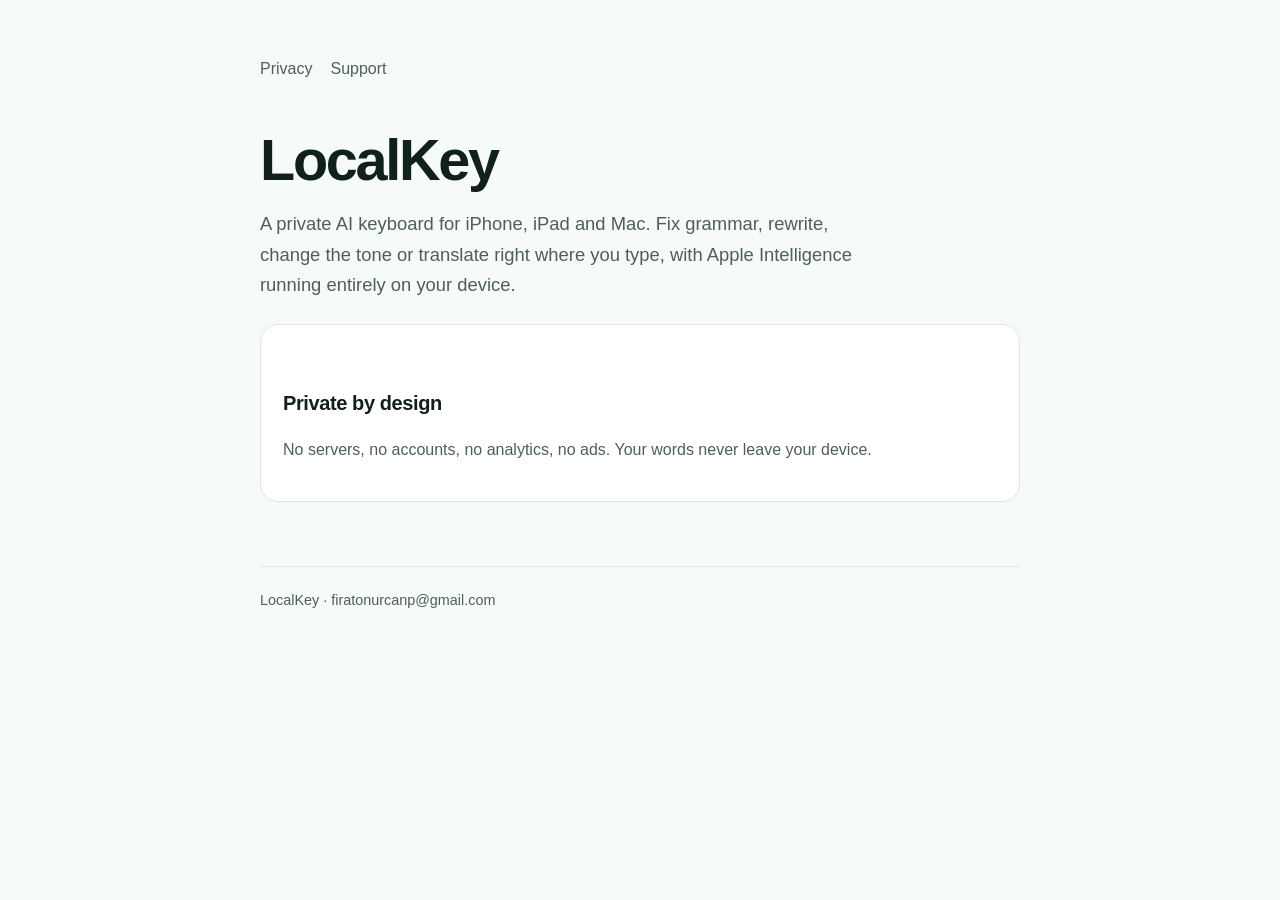
<file: index.html>
<!doctype html>
<html lang="en">
<head>
  <meta charset="utf-8">
  <meta name="viewport" content="width=device-width, initial-scale=1">
  <meta name="description" content="LocalKey: a private AI keyboard for iPhone, iPad and Mac. Rewrite, fix and translate on device.">
  <title>LocalKey · Private AI Keyboard</title>
  <link rel="stylesheet" href="styles.css">
</head>
<body>
  <main>
    <nav><a href="privacy/">Privacy</a><a href="support/">Support</a></nav>
    <h1>LocalKey</h1>
    <p class="lead">A private AI keyboard for iPhone, iPad and Mac. Fix grammar, rewrite, change the tone or translate right where you type, with Apple Intelligence running entirely on your device.</p>
    <div class="card">
      <h2>Private by design</h2>
      <p>No servers, no accounts, no analytics, no ads. Your words never leave your device.</p>
    </div>
    <footer>LocalKey · firatonurcanp@gmail.com</footer>
  </main>
</body>
</html>
</file>
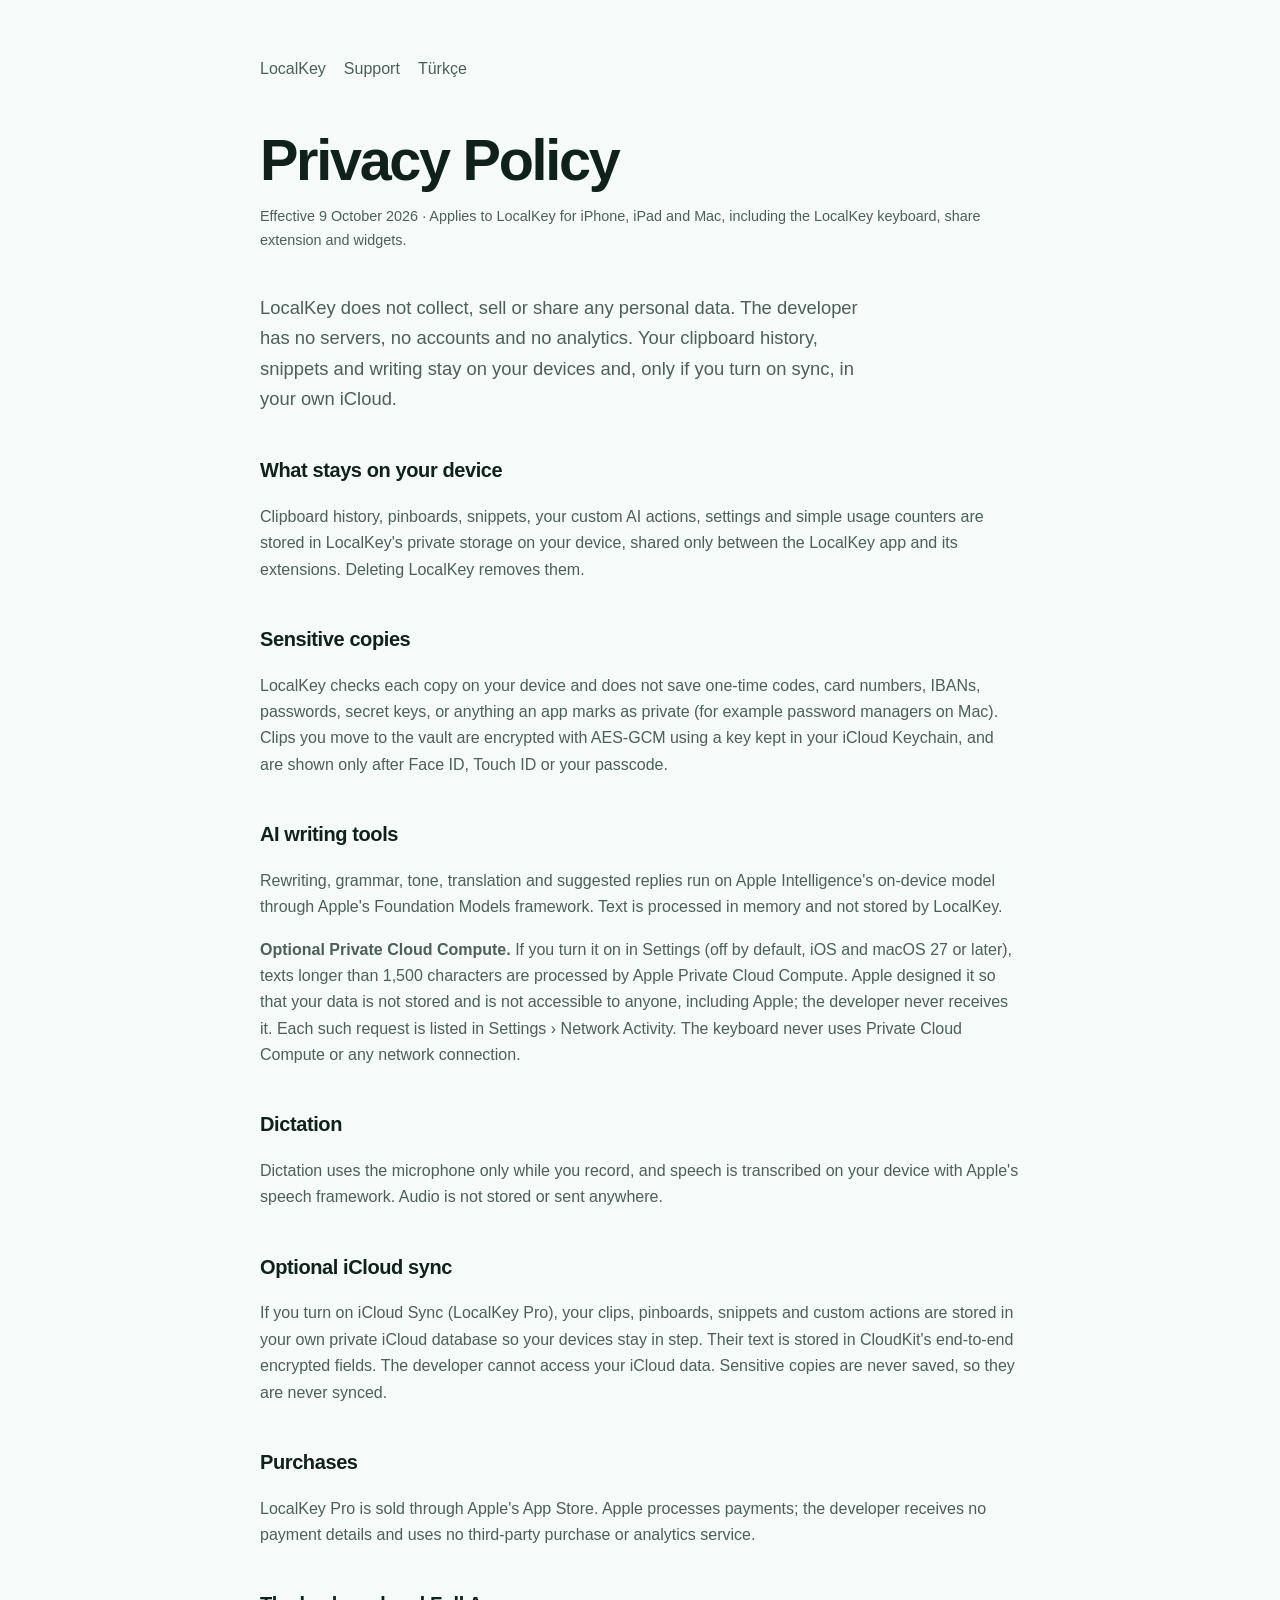
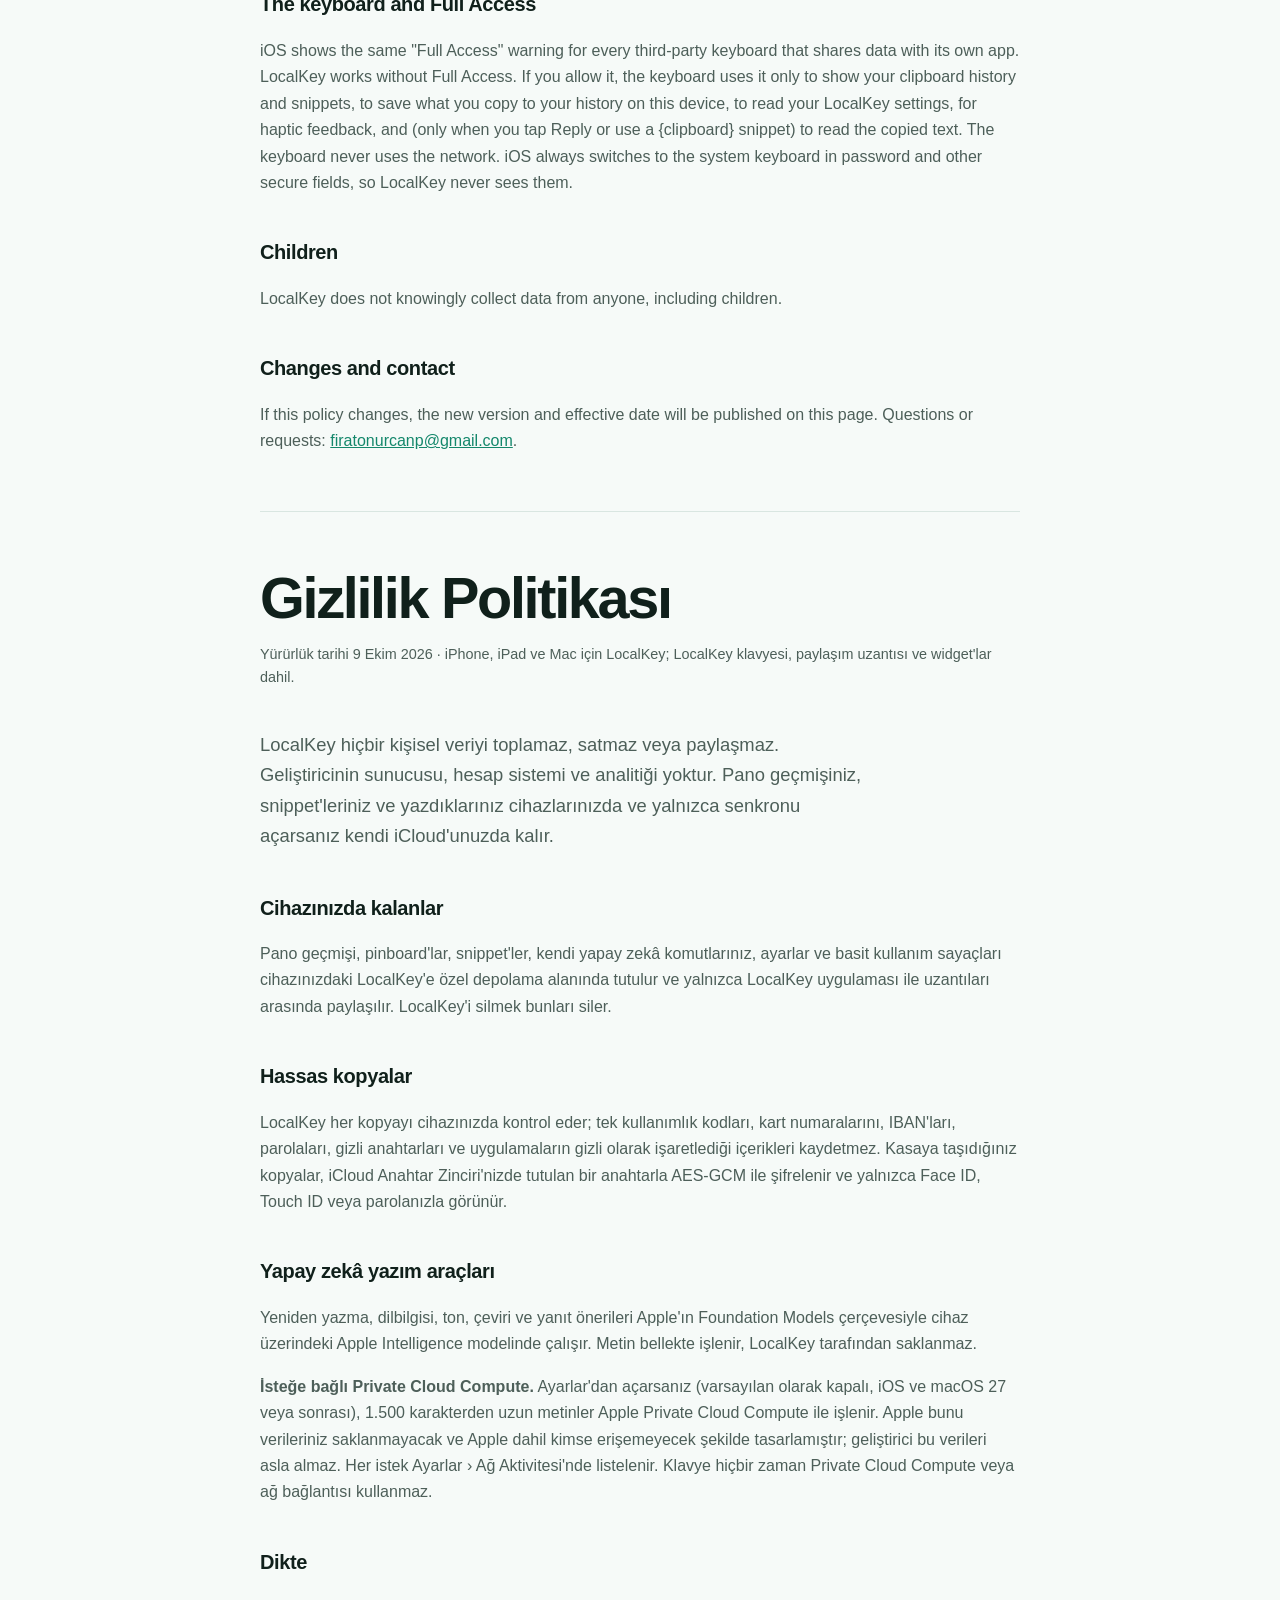
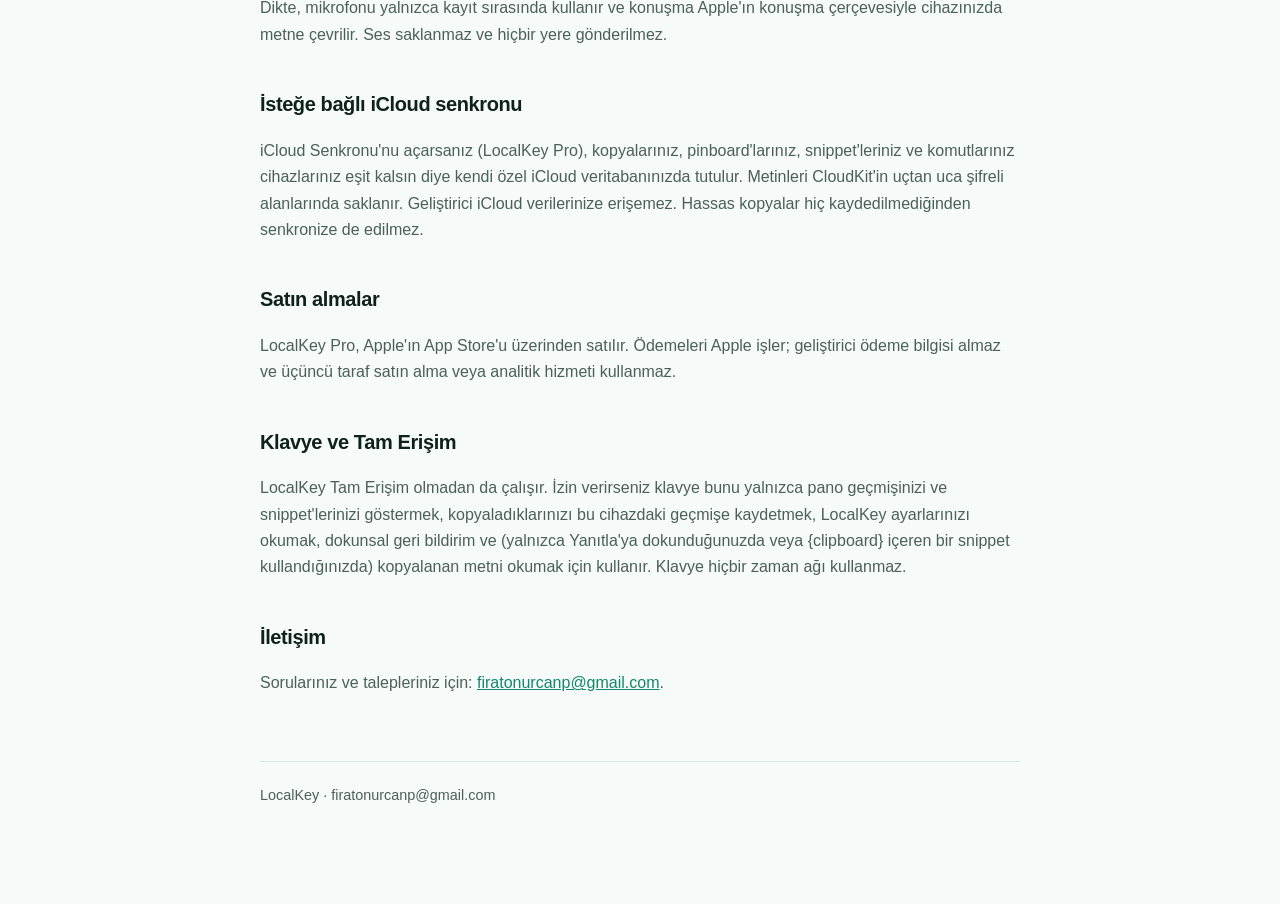
<file: privacy/index.html>
<!doctype html>
<html lang="en">
<head>
  <meta charset="utf-8">
  <meta name="viewport" content="width=device-width, initial-scale=1">
  <meta name="description" content="LocalKey privacy policy. Your clipboard history, snippets and writing stay on your devices and in your own iCloud. LocalKey collects no data.">
  <title>Privacy Policy · LocalKey</title>
  <link rel="stylesheet" href="../styles.css">
</head>
<body>
  <main>
    <nav><a href="../">LocalKey</a><a href="../support/">Support</a><a href="#tr">Türkçe</a></nav>
    <h1>Privacy Policy</h1>
    <p class="meta">Effective 9 October 2026 · Applies to LocalKey for iPhone, iPad and Mac, including the LocalKey keyboard, share extension and widgets.</p>
    <p class="lead">LocalKey does not collect, sell or share any personal data. The developer has no servers, no accounts and no analytics. Your clipboard history, snippets and writing stay on your devices and, only if you turn on sync, in your own iCloud.</p>

    <h2>What stays on your device</h2>
    <p>Clipboard history, pinboards, snippets, your custom AI actions, settings and simple usage counters are stored in LocalKey's private storage on your device, shared only between the LocalKey app and its extensions. Deleting LocalKey removes them.</p>

    <h2>Sensitive copies</h2>
    <p>LocalKey checks each copy on your device and does not save one-time codes, card numbers, IBANs, passwords, secret keys, or anything an app marks as private (for example password managers on Mac). Clips you move to the vault are encrypted with AES-GCM using a key kept in your iCloud Keychain, and are shown only after Face ID, Touch ID or your passcode.</p>

    <h2>AI writing tools</h2>
    <p>Rewriting, grammar, tone, translation and suggested replies run on Apple Intelligence's on-device model through Apple's Foundation Models framework. Text is processed in memory and not stored by LocalKey.</p>
    <p><strong>Optional Private Cloud Compute.</strong> If you turn it on in Settings (off by default, iOS and macOS 27 or later), texts longer than 1,500 characters are processed by Apple Private Cloud Compute. Apple designed it so that your data is not stored and is not accessible to anyone, including Apple; the developer never receives it. Each such request is listed in Settings › Network Activity. The keyboard never uses Private Cloud Compute or any network connection.</p>

    <h2>Dictation</h2>
    <p>Dictation uses the microphone only while you record, and speech is transcribed on your device with Apple's speech framework. Audio is not stored or sent anywhere.</p>

    <h2>Optional iCloud sync</h2>
    <p>If you turn on iCloud Sync (LocalKey Pro), your clips, pinboards, snippets and custom actions are stored in your own private iCloud database so your devices stay in step. Their text is stored in CloudKit's end-to-end encrypted fields. The developer cannot access your iCloud data. Sensitive copies are never saved, so they are never synced.</p>

    <h2>Purchases</h2>
    <p>LocalKey Pro is sold through Apple's App Store. Apple processes payments; the developer receives no payment details and uses no third-party purchase or analytics service.</p>

    <h2>The keyboard and Full Access</h2>
    <p>iOS shows the same "Full Access" warning for every third-party keyboard that shares data with its own app. LocalKey works without Full Access. If you allow it, the keyboard uses it only to show your clipboard history and snippets, to save what you copy to your history on this device, to read your LocalKey settings, for haptic feedback, and (only when you tap Reply or use a {clipboard} snippet) to read the copied text. The keyboard never uses the network. iOS always switches to the system keyboard in password and other secure fields, so LocalKey never sees them.</p>

    <h2>Children</h2>
    <p>LocalKey does not knowingly collect data from anyone, including children.</p>

    <h2>Changes and contact</h2>
    <p>If this policy changes, the new version and effective date will be published on this page. Questions or requests: <a href="mailto:firatonurcanp@gmail.com?subject=LocalKey%20Privacy">firatonurcanp@gmail.com</a>.</p>

    <hr id="tr">

    <h1 lang="tr">Gizlilik Politikası</h1>
    <p class="meta" lang="tr">Yürürlük tarihi 9 Ekim 2026 · iPhone, iPad ve Mac için LocalKey; LocalKey klavyesi, paylaşım uzantısı ve widget'lar dahil.</p>
    <div lang="tr">
      <p class="lead">LocalKey hiçbir kişisel veriyi toplamaz, satmaz veya paylaşmaz. Geliştiricinin sunucusu, hesap sistemi ve analitiği yoktur. Pano geçmişiniz, snippet'leriniz ve yazdıklarınız cihazlarınızda ve yalnızca senkronu açarsanız kendi iCloud'unuzda kalır.</p>

      <h2>Cihazınızda kalanlar</h2>
      <p>Pano geçmişi, pinboard'lar, snippet'ler, kendi yapay zekâ komutlarınız, ayarlar ve basit kullanım sayaçları cihazınızdaki LocalKey'e özel depolama alanında tutulur ve yalnızca LocalKey uygulaması ile uzantıları arasında paylaşılır. LocalKey'i silmek bunları siler.</p>

      <h2>Hassas kopyalar</h2>
      <p>LocalKey her kopyayı cihazınızda kontrol eder; tek kullanımlık kodları, kart numaralarını, IBAN'ları, parolaları, gizli anahtarları ve uygulamaların gizli olarak işaretlediği içerikleri kaydetmez. Kasaya taşıdığınız kopyalar, iCloud Anahtar Zinciri'nizde tutulan bir anahtarla AES-GCM ile şifrelenir ve yalnızca Face ID, Touch ID veya parolanızla görünür.</p>

      <h2>Yapay zekâ yazım araçları</h2>
      <p>Yeniden yazma, dilbilgisi, ton, çeviri ve yanıt önerileri Apple'ın Foundation Models çerçevesiyle cihaz üzerindeki Apple Intelligence modelinde çalışır. Metin bellekte işlenir, LocalKey tarafından saklanmaz.</p>
      <p><strong>İsteğe bağlı Private Cloud Compute.</strong> Ayarlar'dan açarsanız (varsayılan olarak kapalı, iOS ve macOS 27 veya sonrası), 1.500 karakterden uzun metinler Apple Private Cloud Compute ile işlenir. Apple bunu verileriniz saklanmayacak ve Apple dahil kimse erişemeyecek şekilde tasarlamıştır; geliştirici bu verileri asla almaz. Her istek Ayarlar › Ağ Aktivitesi'nde listelenir. Klavye hiçbir zaman Private Cloud Compute veya ağ bağlantısı kullanmaz.</p>

      <h2>Dikte</h2>
      <p>Dikte, mikrofonu yalnızca kayıt sırasında kullanır ve konuşma Apple'ın konuşma çerçevesiyle cihazınızda metne çevrilir. Ses saklanmaz ve hiçbir yere gönderilmez.</p>

      <h2>İsteğe bağlı iCloud senkronu</h2>
      <p>iCloud Senkronu'nu açarsanız (LocalKey Pro), kopyalarınız, pinboard'larınız, snippet'leriniz ve komutlarınız cihazlarınız eşit kalsın diye kendi özel iCloud veritabanınızda tutulur. Metinleri CloudKit'in uçtan uca şifreli alanlarında saklanır. Geliştirici iCloud verilerinize erişemez. Hassas kopyalar hiç kaydedilmediğinden senkronize de edilmez.</p>

      <h2>Satın almalar</h2>
      <p>LocalKey Pro, Apple'ın App Store'u üzerinden satılır. Ödemeleri Apple işler; geliştirici ödeme bilgisi almaz ve üçüncü taraf satın alma veya analitik hizmeti kullanmaz.</p>

      <h2>Klavye ve Tam Erişim</h2>
      <p>LocalKey Tam Erişim olmadan da çalışır. İzin verirseniz klavye bunu yalnızca pano geçmişinizi ve snippet'lerinizi göstermek, kopyaladıklarınızı bu cihazdaki geçmişe kaydetmek, LocalKey ayarlarınızı okumak, dokunsal geri bildirim ve (yalnızca Yanıtla'ya dokunduğunuzda veya {clipboard} içeren bir snippet kullandığınızda) kopyalanan metni okumak için kullanır. Klavye hiçbir zaman ağı kullanmaz.</p>

      <h2>İletişim</h2>
      <p>Sorularınız ve talepleriniz için: <a href="mailto:firatonurcanp@gmail.com?subject=LocalKey%20Gizlilik">firatonurcanp@gmail.com</a>.</p>
    </div>

    <footer>LocalKey · firatonurcanp@gmail.com</footer>
  </main>
</body>
</html>
</file>
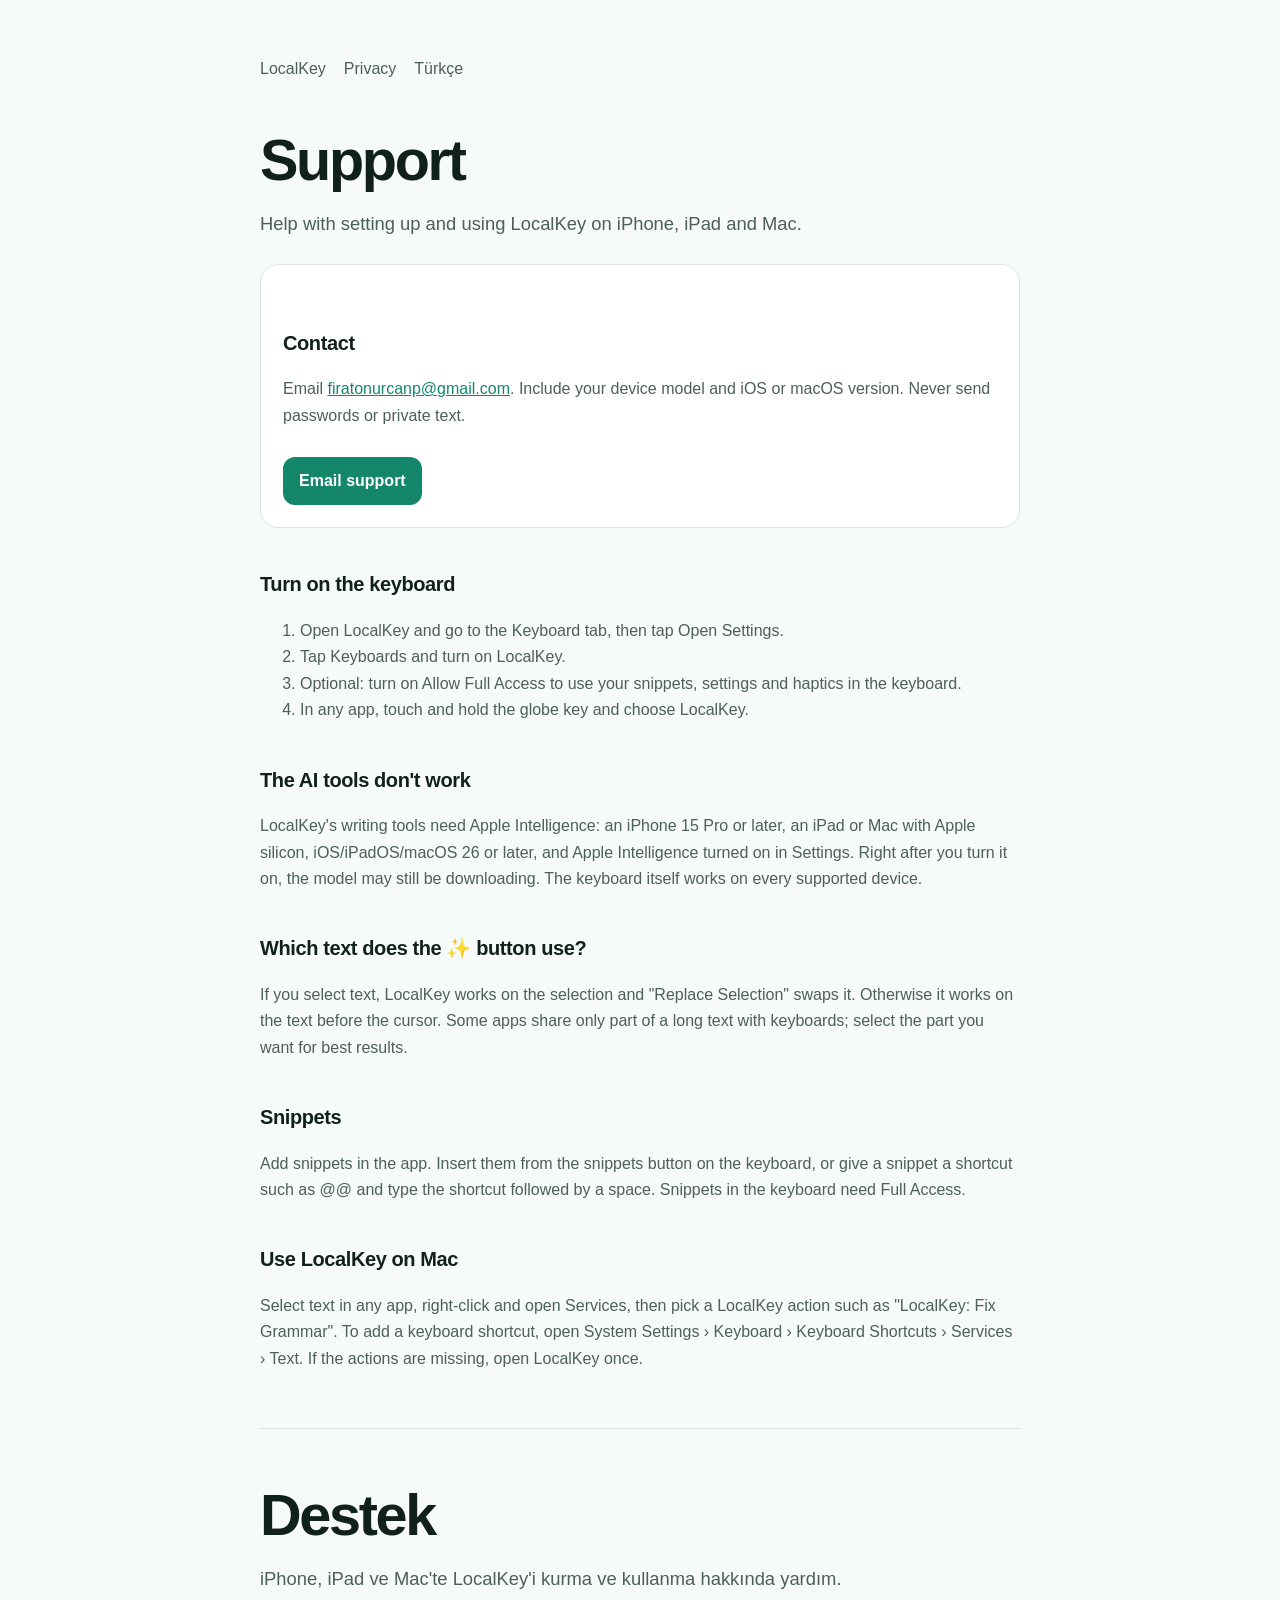
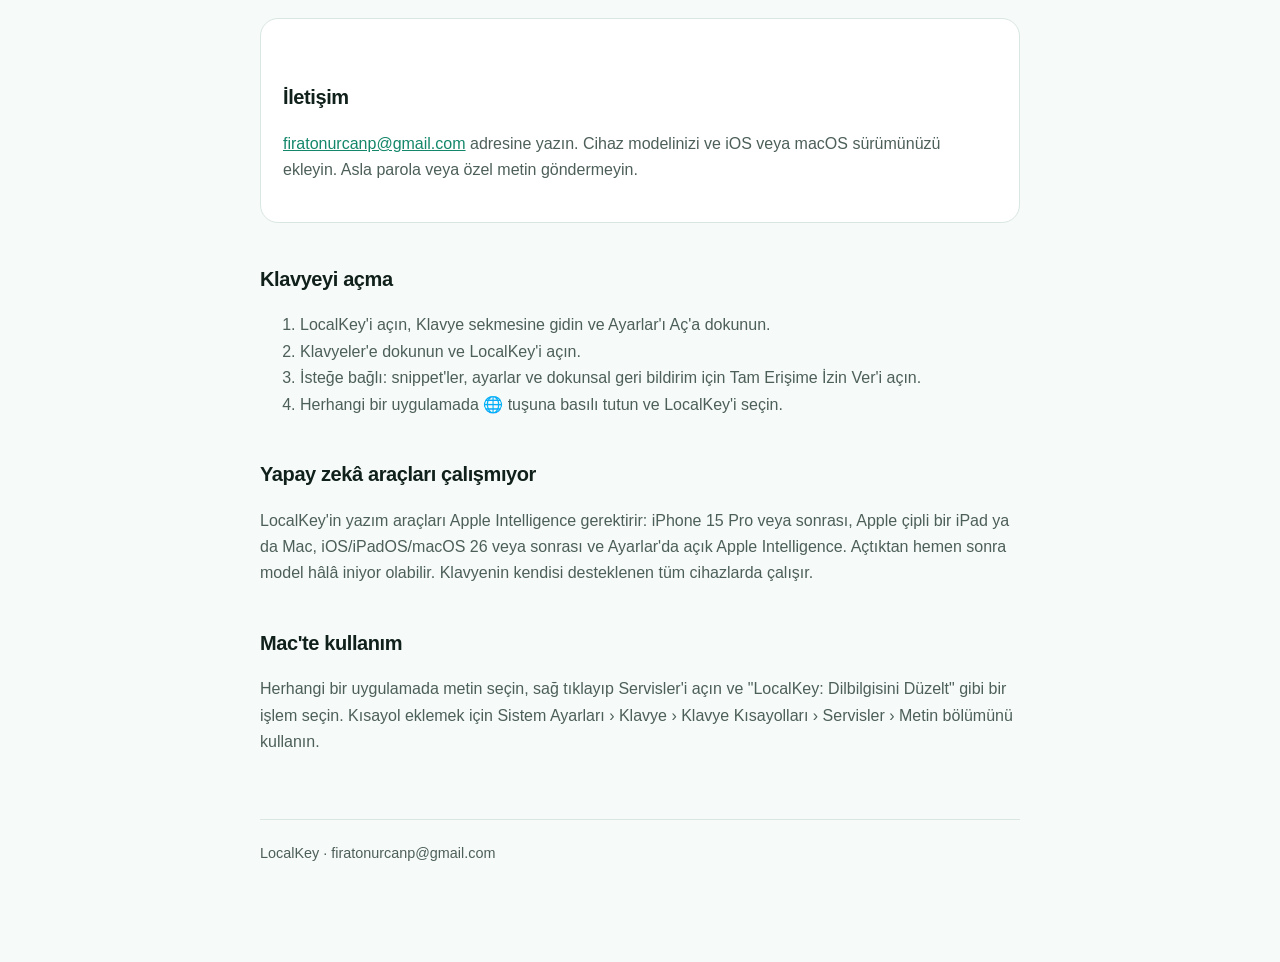
<file: support/index.html>
<!doctype html>
<html lang="en">
<head>
  <meta charset="utf-8">
  <meta name="viewport" content="width=device-width, initial-scale=1">
  <meta name="description" content="LocalKey support: set up the keyboard, Full Access, Apple Intelligence and the Mac Services menu.">
  <title>Support · LocalKey</title>
  <link rel="stylesheet" href="../styles.css">
</head>
<body>
  <main>
    <nav><a href="../">LocalKey</a><a href="../privacy/">Privacy</a><a href="#tr">Türkçe</a></nav>
    <h1>Support</h1>
    <p class="lead">Help with setting up and using LocalKey on iPhone, iPad and Mac.</p>

    <div class="card">
      <h2>Contact</h2>
      <p>Email <a href="mailto:firatonurcanp@gmail.com?subject=LocalKey%20Support">firatonurcanp@gmail.com</a>. Include your device model and iOS or macOS version. Never send passwords or private text.</p>
      <a class="button" href="mailto:firatonurcanp@gmail.com?subject=LocalKey%20Support">Email support</a>
    </div>

    <h2>Turn on the keyboard</h2>
    <ol>
      <li>Open LocalKey and go to the Keyboard tab, then tap Open Settings.</li>
      <li>Tap Keyboards and turn on LocalKey.</li>
      <li>Optional: turn on Allow Full Access to use your snippets, settings and haptics in the keyboard.</li>
      <li>In any app, touch and hold the globe key and choose LocalKey.</li>
    </ol>

    <h2>The AI tools don't work</h2>
    <p>LocalKey's writing tools need Apple Intelligence: an iPhone 15 Pro or later, an iPad or Mac with Apple silicon, iOS/iPadOS/macOS 26 or later, and Apple Intelligence turned on in Settings. Right after you turn it on, the model may still be downloading. The keyboard itself works on every supported device.</p>

    <h2>Which text does the ✨ button use?</h2>
    <p>If you select text, LocalKey works on the selection and "Replace Selection" swaps it. Otherwise it works on the text before the cursor. Some apps share only part of a long text with keyboards; select the part you want for best results.</p>

    <h2>Snippets</h2>
    <p>Add snippets in the app. Insert them from the snippets button on the keyboard, or give a snippet a shortcut such as @@ and type the shortcut followed by a space. Snippets in the keyboard need Full Access.</p>

    <h2>Use LocalKey on Mac</h2>
    <p>Select text in any app, right-click and open Services, then pick a LocalKey action such as "LocalKey: Fix Grammar". To add a keyboard shortcut, open System Settings › Keyboard › Keyboard Shortcuts › Services › Text. If the actions are missing, open LocalKey once.</p>

    <hr id="tr">

    <h1 lang="tr">Destek</h1>
    <div lang="tr">
      <p class="lead">iPhone, iPad ve Mac'te LocalKey'i kurma ve kullanma hakkında yardım.</p>
      <div class="card">
        <h2>İletişim</h2>
        <p><a href="mailto:firatonurcanp@gmail.com?subject=LocalKey%20Destek">firatonurcanp@gmail.com</a> adresine yazın. Cihaz modelinizi ve iOS veya macOS sürümünüzü ekleyin. Asla parola veya özel metin göndermeyin.</p>
      </div>

      <h2>Klavyeyi açma</h2>
      <ol>
        <li>LocalKey'i açın, Klavye sekmesine gidin ve Ayarlar'ı Aç'a dokunun.</li>
        <li>Klavyeler'e dokunun ve LocalKey'i açın.</li>
        <li>İsteğe bağlı: snippet'ler, ayarlar ve dokunsal geri bildirim için Tam Erişime İzin Ver'i açın.</li>
        <li>Herhangi bir uygulamada 🌐 tuşuna basılı tutun ve LocalKey'i seçin.</li>
      </ol>

      <h2>Yapay zekâ araçları çalışmıyor</h2>
      <p>LocalKey'in yazım araçları Apple Intelligence gerektirir: iPhone 15 Pro veya sonrası, Apple çipli bir iPad ya da Mac, iOS/iPadOS/macOS 26 veya sonrası ve Ayarlar'da açık Apple Intelligence. Açtıktan hemen sonra model hâlâ iniyor olabilir. Klavyenin kendisi desteklenen tüm cihazlarda çalışır.</p>

      <h2>Mac'te kullanım</h2>
      <p>Herhangi bir uygulamada metin seçin, sağ tıklayıp Servisler'i açın ve "LocalKey: Dilbilgisini Düzelt" gibi bir işlem seçin. Kısayol eklemek için Sistem Ayarları › Klavye › Klavye Kısayolları › Servisler › Metin bölümünü kullanın.</p>
    </div>

    <footer>LocalKey · firatonurcanp@gmail.com</footer>
  </main>
</body>
</html>
</file>
<file: styles.css>
:root {
  color-scheme: light dark;
  --page: #f6faf8;
  --panel: #ffffff;
  --text: #10201b;
  --muted: #4d5f59;
  --accent: #14876b;
  --line: #d9e6e1;
}

@media (prefers-color-scheme: dark) {
  :root {
    --page: #0b1411;
    --panel: #121e1a;
    --text: #eef6f3;
    --muted: #a3b5ae;
    --accent: #3fc29f;
    --line: #22332d;
  }
}

* { box-sizing: border-box; }

body {
  margin: 0;
  min-height: 100vh;
  background: var(--page);
  color: var(--text);
  font: 16px/1.65 -apple-system, BlinkMacSystemFont, "Segoe UI", sans-serif;
}

main { width: min(760px, calc(100% - 32px)); margin: 0 auto; padding: 56px 0 96px; }
nav { display: flex; flex-wrap: wrap; gap: 18px; margin-bottom: 48px; }
nav a { color: var(--muted); text-decoration: none; }
nav a:hover, a { color: var(--accent); }
h1 { margin: 0 0 8px; font-size: clamp(2.1rem, 8vw, 3.6rem); line-height: 1.05; letter-spacing: -0.04em; }
h2 { margin-top: 40px; font-size: 1.25rem; letter-spacing: -0.02em; }
p, li { color: var(--muted); }
.lead { max-width: 620px; font-size: 1.15rem; }
.meta { margin-bottom: 40px; font-size: .9rem; color: var(--muted); }
.card { margin-top: 24px; padding: 22px; border: 1px solid var(--line); border-radius: 18px; background: var(--panel); }
.button { display: inline-block; margin-top: 12px; padding: 11px 16px; border-radius: 12px; background: var(--accent); color: #fff; font-weight: 700; text-decoration: none; }
hr { margin: 56px 0; border: 0; border-top: 1px solid var(--line); }
footer { margin-top: 64px; padding-top: 22px; border-top: 1px solid var(--line); color: var(--muted); font-size: .9rem; }
</file>
